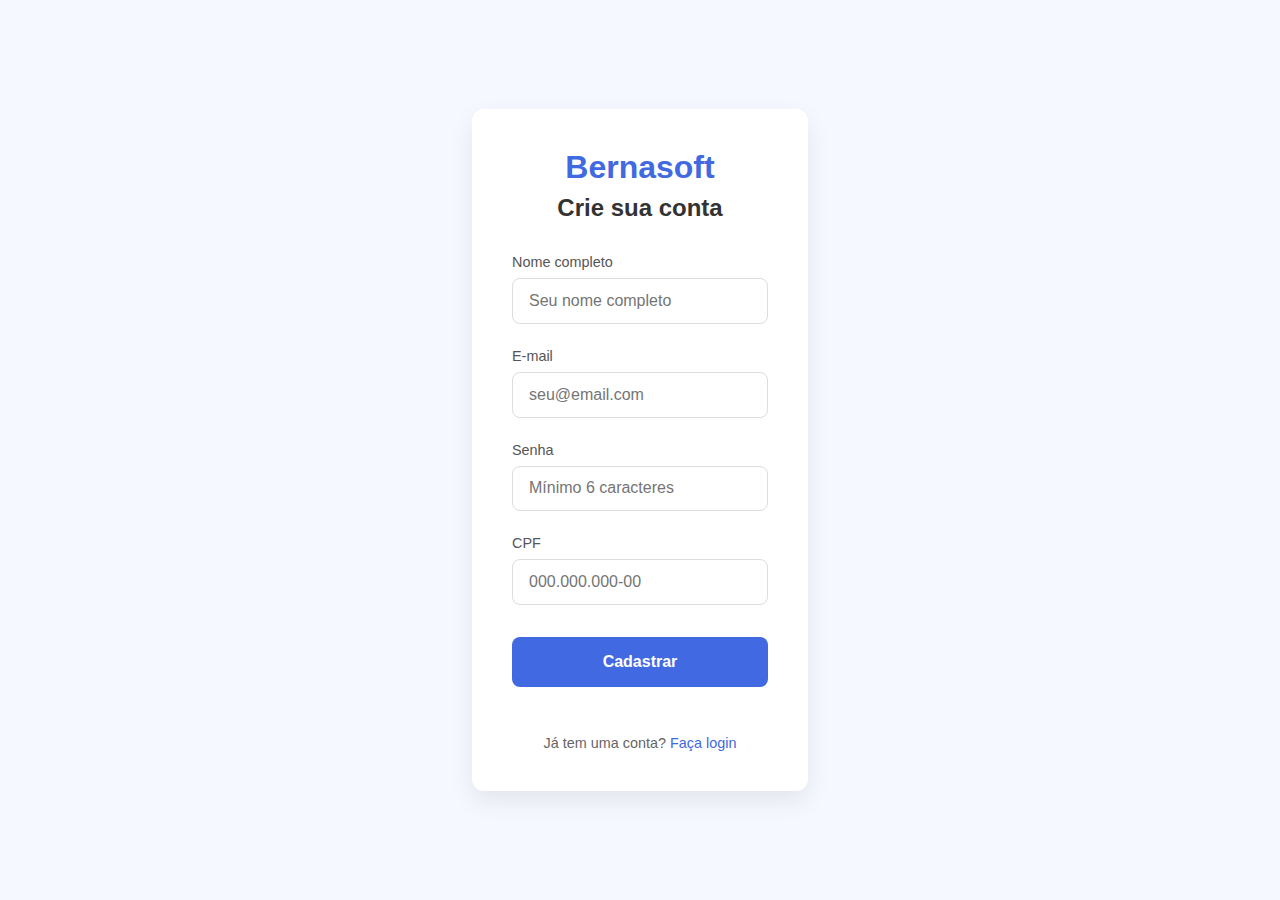
<file: cadastro.html>
<!DOCTYPE html>
<html lang="pt-BR">
<head>
    <meta charset="UTF-8">
    <meta name="viewport" content="width=device-width, initial-scale=1.0">
    <title>Cadastro - Bernasoft</title>
    <link rel="stylesheet" href="assets/estilo.css">
</head>
<body class="paginaAutenticacao">
    <div class="containerAutenticacao">
        <div class="cardAutenticacao">
            <div class="cabecalhoAutenticacao">
                <div class="logoAutenticacao">Bernasoft</div>
                <h1 class="tituloAutenticacao">Crie sua conta</h1>
            </div>
            
            <form id="formCadastro" class="formularioAutenticacao">
                <div class="grupoInput">
                    <label for="nome" class="rotuloInput">Nome completo</label>
                    <input type="text" id="nome" class="campoInput" placeholder="Seu nome completo" required>
                </div>
                
                <div class="grupoInput">
                    <label for="emailCadastro" class="rotuloInput">E-mail</label>
                    <input type="email" id="emailCadastro" class="campoInput" placeholder="seu@email.com" required>
                </div>
                
                <div class="grupoInput">
                    <label for="senhaCadastro" class="rotuloInput">Senha</label>
                    <input type="password" id="senhaCadastro" class="campoInput" placeholder="Mínimo 6 caracteres" required>
                </div>
                
                <div class="grupoInput">
                    <label for="cpf" class="rotuloInput">CPF</label>
                    <input type="text" id="cpf" class="campoInput" placeholder="000.000.000-00" required>
                </div>
                
                <button type="submit" class="botaoAutenticacao">Cadastrar</button>
                
                <div id="mensagemCadastro" class="mensagemAutenticacao"></div>
                
                <p class="opcaoAlternativa">
                    Já tem uma conta? <a href="login.html" class="linkAlternativo">Faça login</a>
                </p>
            </form>
        </div>
    </div>

    <script src="js/login.js"></script>
</body>
</html>
</file>
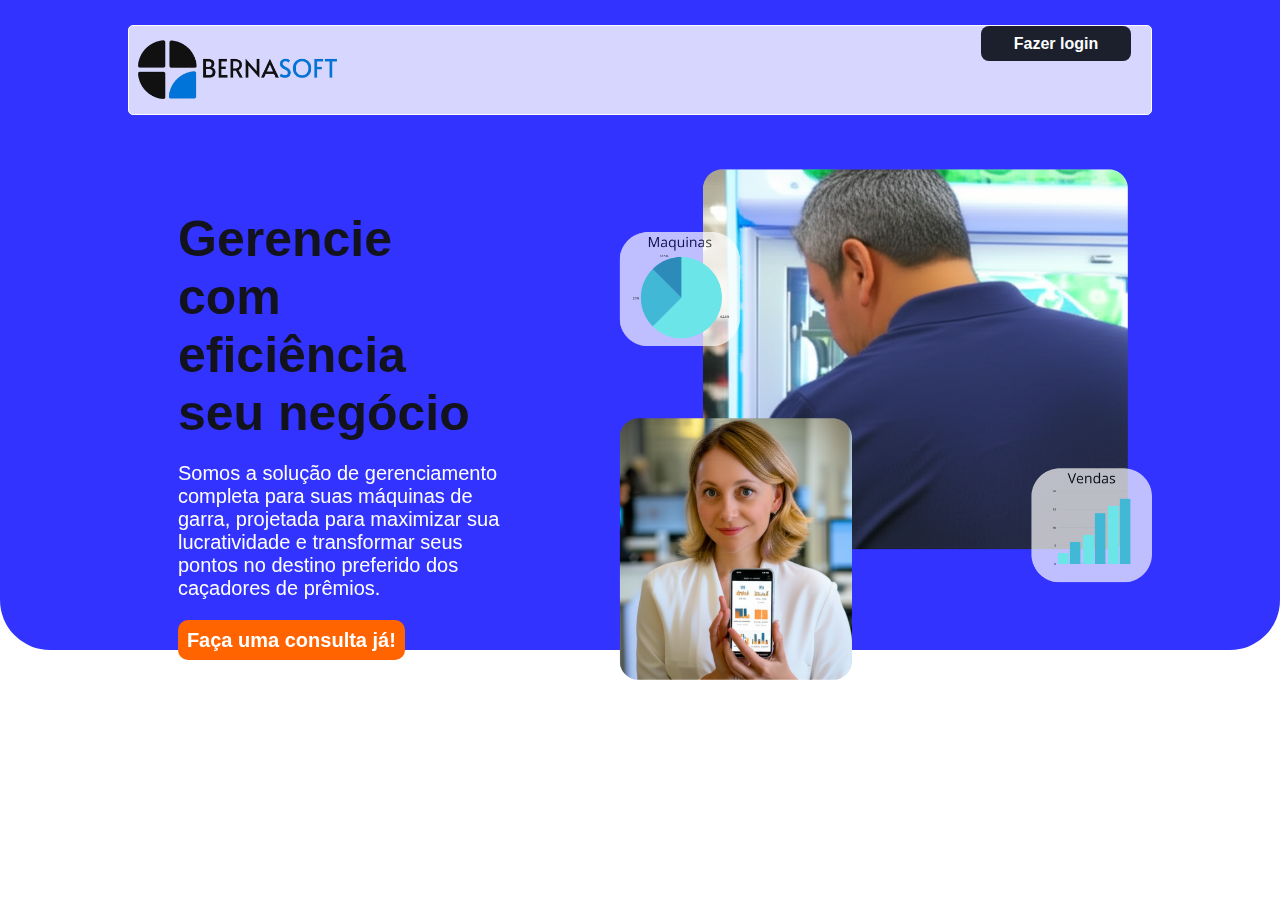
<file: conv.html>
<!DOCTYPE html>
<html lang="pt-BR">
<head>
    <meta charset="UTF-8">
    <meta name="viewport" content="width=device-width, initial-scale=1.0">
    <title>Bernasoft</title>
    <link rel="stylesheet" href="assets/estilo.css">
</head>
<body>
    <main>
        <div id="top1">
            <div id="header1">
                <div id="header2">
                    <img id="imgheader" src="assets/imagens/logosemfundo.png" alt="">
                    <a href="login.html"><button id="flogin">Fazer login</button></a>
                </div>
            </div>
            <div id="cconteudo1">
                    <div id="cconteudo2">
                        <div id="ctexto">
                            <h1>Gerencie com eficiência seu negócio</h1>
                            <p>Somos a solução de gerenciamento completa para suas máquinas de garra, projetada para maximizar sua lucratividade e transformar seus pontos no destino preferido dos caçadores de prêmios.</p>
                            <button id="consulta">Faça uma consulta já!</button>
                        </div>
                        <div id="cimg">
                            <img src="assets/imagens/REc.png" alt="">
                        </div>
                    </div>
                </div>
        </div>

    </main>
</body>
</html>
</file>
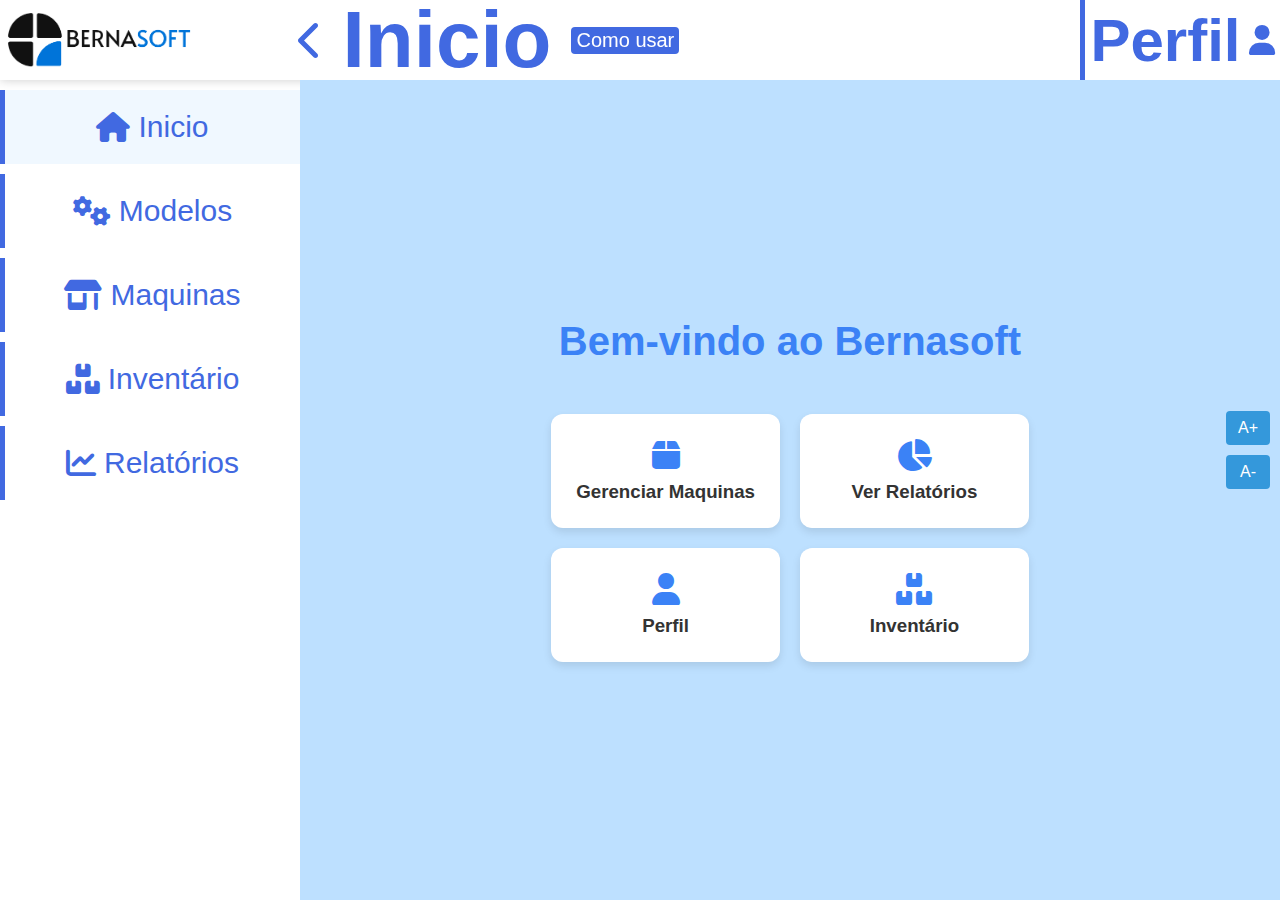
<file: inicio.html>
<!DOCTYPE html>
<html lang="pt-br">
<head>
    <meta charset="UTF-8">
    <meta name="viewport" content="width=device-width, initial-scale=1.0">
    <title>Início - Bernasoft</title>
    <link rel="stylesheet" href="assets/estilo.css">
    <link rel="stylesheet" href="https://cdnjs.cloudflare.com/ajax/libs/font-awesome/6.0.0-beta3/css/all.min.css">

</head>
<body>
    <main class="container">

        <header>
            <img src="assets/imagens/logo.png" alt="">
            <section class="cabeca">
                <i class="fa-solid fa-chevron-left"></i>
                <h1>Inicio</h1>
                <button class="info" id="infobtn1">Como usar</button>
            </section>
            <section class="aq">
                <button id="perfil" onclick="window.location.href='perfil.html'">
                    <h1>Perfil</h1>
                    <i class="fa-solid fa-user"></i>
                </button>
            </section>
        </header>

        <aside class="sidebar">
            <nav>
                <ul>
                    <li><a href="inicio.html"><button id="botaosel"><i class="fas fa-home"></i>Inicio</button></a></li>
                    <li><a href="index.html"><button><i class="fas fa-gears"></i>Modelos</button></a></li>
                    <li><a href="maquinas.html"><button><i class="fas fa-shop"></i>Maquinas</button></a></li>
                    <li><a href="inventario.html"><button><i class="fas fa-boxes-stacked"></i>Inventário</button></a></li>
                    <li><a href="charts.html"><button><i class="fas fa-chart-line"></i>Relatórios</button></a></li>
                </ul>    
            </nav>
        </aside>


        <section class="conteudo">
            <div class="telaInicial">
                <h1 class="titulo-boas-vindas">Bem-vindo ao Bernasoft</h1>
                <div class="botoes-acoes">
                    <a href="index.html" class="botao-acao">
                        <i class="fas fa-box"></i>
                        <h3>Gerenciar Maquinas</h3>
                    </a>
                    
                    <a href="charts.html" class="botao-acao">
                        <i class="fas fa-chart-pie"></i>
                        <h3>Ver Relatórios</h3>
                    </a>
                    
                    <a href="perfil.html" class="botao-acao">
                        <i class="fas fa-user"></i>
                        <h3>Perfil</h3>
                    </a>
                    
                    <a href="inventario.html" class="botao-acao">
                        <i class="fas fa-boxes-stacked"></i>
                        <h3>Inventário</h3>
                    </a>
                </div>
            </div>
        </section>
    </main>
    
    <div class="font-buttons">
        <button id="increase-font">A+</button>
        <button id="decrease-font">A-</button>
        </div>
    
        <script>
          let currentFontSize = parseFloat(getComputedStyle(document.body).fontSize) || 16;
          const minFontSize = 12;
          const maxFontSize = 30;
    
          document.getElementById('increase-font').addEventListener('click', () => {
            if (currentFontSize < maxFontSize) {
              currentFontSize += 2;
              if (currentFontSize > maxFontSize) currentFontSize = maxFontSize;
              document.body.style.fontSize = currentFontSize + 'px';
            }
          });
    
          document.getElementById('decrease-font').addEventListener('click', () => {
            if (currentFontSize > minFontSize) {
              currentFontSize -= 2;
              if (currentFontSize < minFontSize) currentFontSize = minFontSize;
              document.body.style.fontSize = currentFontSize + 'px';
            }
          });
        </script>
</body>
</html>
</file>
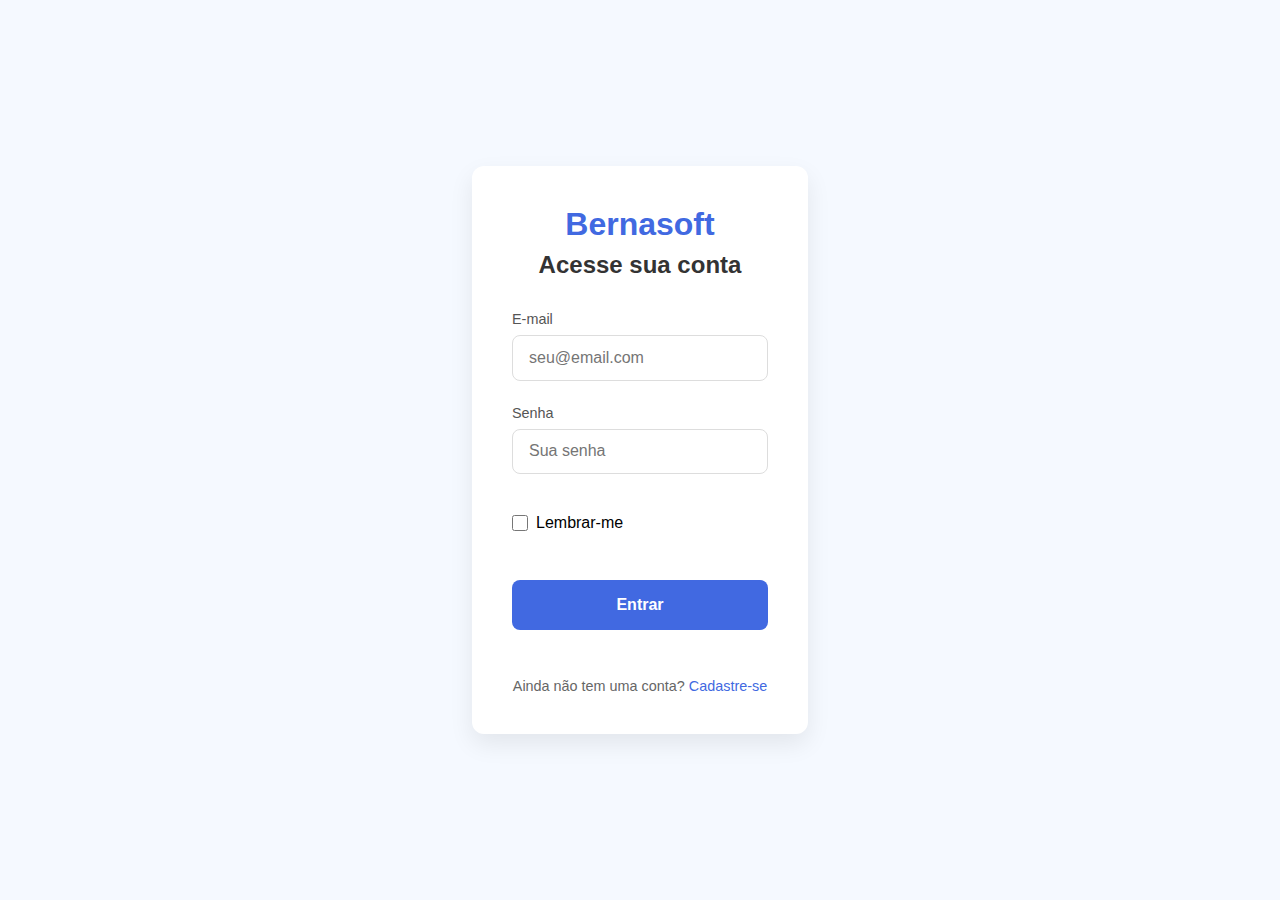
<file: login.html>
<!DOCTYPE html>
<html lang="pt-BR">
<head>
    <meta charset="UTF-8">
    <meta name="viewport" content="width=device-width, initial-scale=1.0">
    <title>Login - Bernasoft</title>
    <link rel="stylesheet" href="assets/estilo.css">
</head>

<!--Formulario de login-->
<body class="paginaAutenticacao">
    <div class="containerAutenticacao">
        <div class="cardAutenticacao">
            <div class="cabecalhoAutenticacao">
                <div class="logoAutenticacao">Bernasoft</div>
                <h1 class="tituloAutenticacao">Acesse sua conta</h1>
            </div>
            
            <form id="loginForm" class="formularioAutenticacao">
                <div class="grupoInput">
                    <label for="email" class="rotuloInput">E-mail</label>
                    <input type="email" id="email" class="campoInput" placeholder="seu@email.com" required>
                </div>
                
                <div class="grupoInput">
                    <label for="senha" class="rotuloInput">Senha</label>
                    <input type="password" id="senha" class="campoInput" placeholder="Sua senha" required>
                </div>
                
                <div class="opcaoLembrarme">
                    <input type="checkbox" id="lembrar" class="checkboxLembrarme">
                    <label for="lembrar">Lembrar-me</label>
                </div>
                
                <button type="submit" class="botaoAutenticacao">Entrar</button>
                
                <div id="mensagemLogin" class="mensagemAutenticacao"></div>
                
                <p class="opcaoAlternativa">
                    Ainda não tem uma conta? <a href="cadastro.html" class="linkAlternativo">Cadastre-se</a>
                </p>
            </form>
        </div>
    </div>

    <script src="js/login.js"></script>
</body>
</html>
</file>
<file: assets/estilo.css>
* {
    margin: 0;
    padding: 0;
    box-sizing: border-box;
    font-family: sans-serif;
}

html, body {
    height: auto;
    min-height: 100vh;
    margin: 0;
    padding: 0;
}

header {
    position: fixed;
    display: flex;
    background-color: white;
    height: 80px;
    margin: 0;
    top: 0;
    left: 0;
    width: 100%;
    box-shadow: 0px 0px 10px rgba(0,0,0,0.2);
    z-index: 1;
  }

.cabeca {
    display: flex;
    align-items: center;
    padding: 0 100px;
    font-size: 40px;
    color: royalblue;
    gap: 20px;
}

.perfil {
    display: flex;
    align-items: center;
    width: 100%;
    justify-content: end;
    font-size: 50px;
}

.aq {
    display: flex;
    align-items: center;
    width: 100%;
    justify-content: flex-end;
}

#perfil {
        display: flex;
        align-items: center;
        gap: 8px;
        padding: 20px 30px;
        background-color:white;
        border: none;
        color: royalblue;
        font-size: 30px;
        font-weight: 500;
        cursor: pointer;
        width: 200px;
        height: 100%;
        justify-content: center;
        text-decoration: none;
        border-left: 5px solid royalblue;
        transition: .5s;
}

#perfil:hover {
    background-color:aliceblue;
    border-left: 10px solid royalblue;
}

.container {
    width: 100%;
    height: 100%;
}

.sidebar {
    background-color: white;
    box-shadow: 0px 0px 10px rgba(0,0,0,0.2);
    width: 300px;
    height: 100%;
    top: 80px;
    position: fixed;
    z-index: 0;
    left: 0px;
}

nav ul{
    list-style: none;
    text-align: center;
    margin: 0;
    background-color: white;
    display: flex;
    flex-direction: column;
}

nav ul li {
    margin-top: 10px;
}

.sidebar button {
    display: flex;
    align-items: center;
    gap: 8px;
    padding: 20px 30px;
    background-color:white;
    border: none;
    color: royalblue;
    font-size: 30px;
    font-weight: 500;
    cursor: pointer;
    width: 100%;
    justify-content: center;
    text-decoration: none;
    border-left: 5px solid royalblue;
    transition: .5s;
}

#botaosel {
    display: flex;
    align-items: center;
    gap: 8px;
    padding: 20px 30px;
    background-color:aliceblue;
    border: none;
    color: royalblue;
    font-size: 30px;
    font-weight: 500;
    cursor: pointer;
    width: 100%;
    justify-content: center;
    text-decoration: none;
    border-left: 5px solid royalblue;
    transition: .5s;
}

.sidebar button:hover {
    background-color:aliceblue;
    border-left: 10px solid royalblue;
}

#botaosel:hover {
    border-left: 10px solid royalblue;
}

a {
    text-decoration: none;
}

.conteudo {
    color: black;
    background-color:#bde0ff;
    width: calc(100vw - 300px);
    height: calc(100vh - 80px);
    position: fixed;
    left: 300px;
    top: 80px;
    z-index: 1;
    max-height: 100%; 
    overflow-y:scroll;
    overflow-x: hidden;
}

#conteudo2 {
    border-radius: 20px;
    background-color: white;
    margin: 20px;
    width: calc(100vw - 340px);
    display: flex;
    flex-wrap:wrap;
    padding: 20px;
    row-gap: 10px;
}

::-webkit-scrollbar {
  width: 10px;      
  height: 10px;
}

::-webkit-scrollbar-track {
  background: #f1f1f1;
}

::-webkit-scrollbar-thumb {
  background: #888;
}

::-webkit-scrollbar-thumb:hover {
  background: #555;
}

#entidades3 {
    width: 100%;
}

.entidade {
    display: flex;
    flex-direction:column;
    align-items: center;
    justify-content: center;
    flex-wrap: wrap;
    width: 400px;
    height: 500px;
    background-color: red;
}

.entidade img {
    object-fit: cover;
    height: 300px;
}

.boxsuspensa {
    display: flex;
    opacity: 0;
    visibility: hidden;
    position: fixed;
    top: 0px;
    left: 0px;
    background-color: rgba(128, 128, 128, 0.5);
    width: 100vw;
    height: 100vh;
    z-index: 10;
    justify-content: center;
    align-items: center;
    transition: opacity 0.3s ease, visibility 0.3s ease;
}

#backgroundbox.ativo {
    opacity: 1;
    visibility: visible;
}

#categoriasbox.ativo {
    opacity: 1;
    visibility: visible;
}

#fechar {
    position: absolute;right: 30px;top: 30px;font-size: 40px; cursor: pointer;
}

#fechar2 {
    position: absolute;right: 30px;top: 30px;font-size: 40px; cursor: pointer;
}

.entupldimg {
    padding: 20px;
    display: flex;
    flex-wrap: wrap;
    align-items: center;
    justify-content: center;
    height: 500px;
    align-self: center;
    width: 500px;
}

#imglabel {
    border-radius: 50%;
    padding: 30px 30px;
    font-family: Helvetica;
    background-color: white;
    color: royalblue;
}

#preview {
    border-radius: 50%;
    margin: 0px;
    width: 100%;
    height: 100%;
    object-fit:cover;
    object-position: center;
}

#moldura {
    display: flex;
    align-items: center;
    justify-content: center;
    border-radius: 50%;
    border: 2px solid black;
    height: 350px;
    width: 350px;
}

.resto {
    width: calc(100% - 500px);
    height: 100%;
    padding: 50px;
    display:flex;
    flex-direction: column;
}

.barravertical {
    align-self: center;
    width: 1px;
    height: 80%;
    background-color: #000000;
}

#infomaq {
    height: 180px;
    width: 100%;
    display: flex;
    justify-content: space-between;

}

#info1 {
    padding: 40px 0px;
    display: flex;
    flex-direction: column;
    justify-content: space-around;
    align-items: center;
    height: 100%;
    width: 200px;
    background-color: rgb(245, 255, 255);
    border-radius: 20px;
    text-align: center;
}

#info2 {
    height: 100%;
    width: calc(100% - 250px);
    background-color: rgb(245, 255, 255);
    border-radius: 20px;
}

#areacad {
    padding: 60px 0px;
    height: 150px;
    width: 100%;
    display: flex;
}

#areacadinfo {
    height: 100%;
    width: calc(100% - 330px);
}

#areacadbtn {
    gap: 10px;
    display: flex;
    justify-content: center;
    align-items: center;
    width: 330px;
    height: 100%;
}

.divisoria {
    border:none;border-top: 1px solid #e4e4e4; margin: 0px 0; width:100%;
}

.btnnovo {
    cursor: pointer;
    font-weight: bold;
    color: white;
    padding: 5px;
    border-radius: 5px;
    height: 40px;
    background-color: #191c3c;
    border: none;
    box-shadow: 0px 2px 4px 0px rgba(0,0,0,0.3);
}

#maqscads {
    width: 100%;
}

#maqscadsinfo {
    display: flex;
    align-items: center;
    height: 60px;
    width: 100%;
}

/* Tabela de produtos */

    table {
      width: 100%;
      border-collapse: collapse;
      background: white;
      border-radius: 10px;
      overflow: hidden;
      box-shadow: 0 1px 3px rgba(0,0,0,0.1);
      
    }
    thead {
      background-color: #f1f3f9;
      color: #555;
    }
    tr{
        transition: background-color 0.25s;
    }
    th, td {
      padding: 14px 16px;
      text-align: left;
      vertical-align: middle;
    }
    th {
      font-weight: bold;
      font-size: 14px;
    }
    tbody tr:hover {
        background-color: #bdbdbd;
    }
    td img {
      width: 40px;
      height: 40px;
      border-radius: 50%;
      vertical-align: middle;
      margin-right: 10px;
    }
    tr:not(:last-child) {
      border-bottom: 1px solid #e0e6f1;
    }
    .status {
      display: flex;
      align-items: center;
      gap: 6px;
      color: black;
      font-weight: 500;
    }
    .status::before {
      content: '';
      width: 8px;
      height: 8px;
      background: #00bfa6;
      border-radius: 50%;
      display: inline-block;
    }

    .status.inativo::before{
        background: #ff2f2f;
    }

    .tresponto {
      text-align: right;
      font-weight: bold;
      cursor: pointer;
    }
    tbody tr:nth-child(even) {
  background-color: #f8f9fe;
    }
    tbody tr:nth-child(even):hover {
  background-color: #bdbdbd;
    }
    .inputdados {
        padding: 0px 10px;
        font-size: 15px;
        width: 300px;
        height: 50px;
        border: none;
        background-color: #f0f8ff;
        border-radius: 4px;
        outline: none;
        transition: all 0.3s;
    }

    .inputdados:focus {
        border-bottom: 5px solid royalblue;
    }

.novoprodbox {
    background-color: white;
    display: flex;
    z-index: 99999;
    position: fixed;
    width: calc(100vw - 300px);
    height: calc(100vh - 100px);
    border-radius: 10px;
    min-width: 800px;
}

.novoprodbox2 {
    display: flex;
    z-index: 99999;
    position: fixed;
    width: 40%;
    height: calc(100vh - 100px);
    border-radius: 10px;
    background-color: white;
    min-width: 1200px;
    justify-content: center;
    align-items: center;
}

#catbox1 {
    width: 90%;
    height: 85%;
}

#catboxtitulo {
    width: 100%;
}

#catboxnovacat {
    display: flex;
    flex-direction: column;
    height: 100%;
    width: calc(100% - 400px);
    gap: 20px;
}

#catboxtabela {
    height: 100%;
    width: 50%;
}


#catbox2 {
    width: 100%;
    height: calc(100% - 60px);
    display: flex;
    flex-direction: row;
}

#catboxtabela i {
    cursor: pointer;
    font-size: 20px;
}

.salvar {
    cursor: pointer;
    font-weight: bold;
    color: white;
    padding: 5px;
    border-radius: 5px;
    height: 40px;
    width: 180px;
    background-color: royalblue;
    border: none;
    box-shadow: 0px 2px 4px 0px rgba(0,0,0,0.3);
}

.mensagem-erro {
    color: #e74c3c;
    font-size: 16px;
    margin-top: 5px;
    display: none;
}

.mensagem-erro.visivel {
    display: block;
}

.invalido {
    border-color: #e74c3c !important;
    background-color: #fbecec;
}

.statusativo {
    cursor: pointer;
    font-weight: bold;
    color: royalblue;
    padding: 5px;
    border-radius: 5px;
    height: 40px;
    width: 100px;
    background-color: rgb(176, 189, 231);
    border: 3px solid royalblue;
    box-shadow: 0px 2px 4px 0px rgba(0,0,0,0.3);
    transition: .3s;
}

.statusinativo {
    cursor: pointer;
    font-weight: bold;
    color: white;
    padding: 5px;
    border-radius: 5px;
    height: 40px;
    width: 100px;
    background-color: rgb(176, 189, 231);
    border: none;
    box-shadow: 0px 2px 4px 0px rgba(0,0,0,0.3);
    transition: .3s;
}

#catboxbtn {
    width: 100%;
    display: flex;
    flex-direction: row;
    gap: 20px;
}

#excluir {
    cursor: pointer;
    font-weight: bold;
    color: white;
    padding: 5px;
    border-radius: 5px;
    height: 40px;
    width: 100px;
    background-color: rgb(255, 53, 53);
    border: none;
    box-shadow: 0px 2px 4px 0px rgba(0,0,0,0.3);
    display: none;
}


/*Charts e tela inicio*/

/*CHARTS*/
.dashboard-grid {
    display: grid;
    grid-template-columns: repeat(3, 1fr);
    grid-template-rows: auto auto;
    gap: 15px;
    padding: 15px;
    z-index: 2;
    position: relative;
}

.card-grafico {
    border-radius: 12px;
    overflow: hidden;
    box-shadow: 0 4px 8px rgba(0,0,0,0.1);
    display: flex;
    background-color: white;
    flex-direction: column;
    min-height: 300px;
}

.card-metrica {
    border-radius: 12px;
    overflow: hidden;
    box-shadow: 0 4px 8px rgba(0,0,0,0.1);
    background: white;
    display: flex;
    flex-direction: column;
}

.card-header {
    padding: 12px 15px;
    color: white;
}
.estilo-financeiro { background: #3b82f6; }
.estilo-vendas { background: #ef476f; }
.estilo-marketing { background: #7209b7; }
.estilo-producao { background: #2ec4b6; }
.estilo-metrica1 { background: #8e44ad; }
.estilo-metrica2 { background: #f39c12; }

.card-body, .metrica-body {
    flex: 1;
    padding: 15px;
    display: flex;
    flex-direction: column;
    justify-content: center;
    min-height: 200px;
}

.metrica-item {
    text-align: center;
    padding: 12px 0;
}
.metrica-valor {
    font-size: 1.8rem;
    font-weight: bold;
    display: block;
}
.positivo { color: #27ae60; }
.negativo { color: #e74c3c; }
.metrica-label {
    font-size: 0.9rem;
    color: #7f8c8d;
}

canvas {
    width: 100%;
    height: 100%;
    min-height: 180px;
}

@media (max-width: 1200px) {
    .dashboard-grid {
        grid-template-columns: repeat(2, 1fr);
    }
}
@media (max-width: 768px) {
    .dashboard-grid {
        grid-template-columns: 1fr;
    }
}


/*TELA INICIAL*/

.telaInicial {
    display: flex;
    flex-direction: column;
    align-items: center;
    justify-content: center;
    height: 100%;
    text-align: center;
    padding: 20px;
}


.titulo-boas-vindas {
    font-size: 2.5rem;
    color: #3b82f6;
    margin-bottom: 20px;
}


.mensagem-inicial {
    font-size: 1.2rem;
    color: #555;
    max-width: 600px;
    margin-bottom: 40px;
}


.botoes-acoes {
    display: grid;
    grid-template-columns: repeat(2, 1fr);
    gap: 20px;
    margin-top: 30px;
    width: 100%;
    max-width: 600px;
}


.botao-acao {
    background: white;
    border-radius: 12px;
    padding: 25px;
    border: none;
    cursor: pointer;
    box-shadow: 0 4px 8px rgba(0,0,0,0.1);
    transition: all 0.3s;
    display: flex;
    flex-direction: column;
    align-items: center;
    gap: 10px;
}


.botao-acao:hover {
    transform: translateY(-5px);
    box-shadow: 0 6px 12px rgba(0,0,0,0.15);
}


.botao-acao i {
    font-size: 2rem;
    color: #3b82f6;
}


.botao-acao h3 {
    margin: 0;
    color: #333;
}

#invbox1 {
    width: 100%;
    padding: 20px;
}

#invbox1 table {
    width: 100%;
    border-collapse: collapse;
    background: white;
    border-radius: 10px;
    overflow: hidden;
    box-shadow: 0 1px 3px rgba(0,0,0,0.1);
}

#invbox1 thead {
    background-color: #f1f3f9;
    color: #555;
}

#invbox1 tr {
    transition: background-color 0.25s;
}

#invbox1 th, 
#invbox1 td {
    padding: 14px 16px;
    text-align: left;
    vertical-align: middle;
}

#invbox1 th {
    font-weight: bold;
    font-size: 14px;
}

#invbox1 tbody tr:hover {
    background-color: #bdbdbd;
}

#invbox1 td img {
    width: 40px;
    height: 40px;
    border-radius: 50%;
    vertical-align: middle;
    margin-right: 10px;
}

#invbox1 tr:not(:last-child) {
    border-bottom: 1px solid #e0e6f1;
}

#invbox1 tbody tr:nth-child(even) {
    background-color: #f8f9fe;
}

#invbox1 tbody tr:nth-child(even):hover {
    background-color: #bdbdbd;
}

.info {
    border-radius: 4px;
    cursor: pointer;
    border: none;
    background-color: royalblue;
    color: white;
    width: auto;
    height: fit-content;
    font-size: 20px;
    white-space: nowrap;
    padding: 2px 5px;
}

#infobox {
    visibility: hidden;
    padding: 5px;
    color: black;
    width: 300px;
    background-color: white;
    position: fixed;
    top: 25px;
    left: 725px;
    z-index: 99999999;
    box-shadow: 2px 2px 8px 3px rgba(0, 0, 0, 0.3);
    transition: .5s;
}

#infobox::before {
  content: "";
  position: absolute;
  top: 10%;
  right: 100%;
  transform: translateY(-50%);
  border-width: 10px;
  border-style: solid;
  border-color: transparent #ffffff transparent transparent;
}

#infobox2 {
    visibility: hidden;
    padding: 5px;
    color: black;
    width: 300px;
    background-color: white;
    position: fixed;
    top: 25px;
    left: 725px;
    z-index: 99999999;
    box-shadow: 2px 2px 8px 3px rgba(0, 0, 0, 0.3);
    transition: .5s;
}

#infobox2::before {
  content: "";
  position: absolute;
  top: 10%;
  right: 100%;
  transform: translateY(-50%);
  border-width: 10px;
  border-style: solid;
  border-color: transparent #ffffff transparent transparent;
}

.font-buttons {
    position: fixed;
    top: 50%;
    right: 10px;
    transform: translateY(-50%);
    display: flex;
    flex-direction: column;
    gap: 10px;
    z-index: 9999999999999999;
  }

  .font-buttons button {
    font-size: 16px;
    padding: 8px 12px;
    cursor: pointer;
    border: none;
    background-color: #3498db;
    color: #fff;
    border-radius: 4px;
    transition: background-color 0.3s;
  }

  .font-buttons button:hover {
    background-color: #2980b9;
  }


  /* Página de cadastro e login */
.paginaAutenticacao {
    margin: 0;
    padding: 0;
    font-family: 'Segoe UI', Tahoma, Geneva, Verdana, sans-serif;
    background-color: #f5f9ff;
    height: 100vh;
    display: flex;
    justify-content: center;
    align-items: center;
}

.containerAutenticacao {
    width: 100%;
    max-width: 400px;
    padding: 2rem;
}

.cardAutenticacao {
    background-color: white;
    border-radius: 12px;
    box-shadow: 0 10px 25px rgba(0, 0, 0, 0.08);
    padding: 2.5rem;
    text-align: center;
}

.cabecalhoAutenticacao {
    margin-bottom: 2rem;
}

.logoAutenticacao {
    color: royalblue;
    font-size: 2rem;
    font-weight: 700;
    margin-bottom: 0.5rem;
}

.tituloAutenticacao {
    color: #333;
    font-size: 1.5rem;
    margin-bottom: 2rem;
}

.formularioAutenticacao {
    display: flex;
    flex-direction: column;
    gap: 1.5rem;
}

.grupoInput {
    text-align: left;
}

.rotuloInput {
    display: block;
    margin-bottom: 0.5rem;
    color: #555;
    font-weight: 500;
    font-size: 0.9rem;
}

.campoInput {
    width: 100%;
    padding: 0.8rem 1rem;
    border: 1px solid #ddd;
    border-radius: 8px;
    font-size: 1rem;
    transition: all 0.3s ease;
}

.campoInput:focus {
    border-color: royalblue;
    outline: none;
    box-shadow: 0 0 0 3px rgba(65, 105, 225, 0.2);
}

.opcaoLembrarme {
    display: flex;
    align-items: center;
    gap: 0.5rem;
    margin: 1rem 0;
}

.checkboxLembrarme {
    width: 1rem;
    height: 1rem;
    accent-color: royalblue;
}

.botaoAutenticacao {
    background-color: royalblue;
    color: white;
    border: none;
    padding: 1rem;
    border-radius: 8px;
    font-size: 1rem;
    font-weight: 600;
    cursor: pointer;
    transition: background-color 0.3s;
    margin-top: 0.5rem;
}

.botaoAutenticacao:hover {
    background-color: #4169e1;
}

.opcaoAlternativa {
    margin-top: 1.5rem;
    color: #666;
    font-size: 0.9rem;
}

.linkAlternativo {
    color: royalblue;
    text-decoration: none;
    font-weight: 500;
}

.linkAlternativo:hover {
    text-decoration: underline;
}

.mensagemAutenticacao {
    padding: 0.8rem;
    border-radius: 8px;
    margin-top: 1.5rem;
    font-size: 0.9rem;
    display: none;
}

.mensagemAutenticacao.sucesso {
    background-color: #e6f7ee;
    color: #2e7d32;
    display: block;
}

.mensagemAutenticacao.erro {
    background-color: #ffebee;
    color: #c62828;
    display: block;
}

@media (max-width: 480px) {
    .containerAutenticacao {
        padding: 1rem;
    }
    
    .cardAutenticacao {
        padding: 1.5rem;
    }
}

/*Página inicial*/
#top1 {
    padding-top: 50px;
    position: fixed;
    top: -50px;
    left: 0px;
    background-image: linear-gradient(rgba(0, 0, 255, 0.8), rgba(0, 0, 255, 0.8)), url('https://ocp.news/wp-content/uploads/2021/09/piqsels.com-id-zbotk.jpg');
    width: 100%;
    height: 700px;
    border-radius: 50px;
}

#header1 {
    display: flex;
    justify-content: center;
    align-items: center;
    width: 100%;
    height: 140px;
    position: fixed;
    top: 0px;
    left: 0px;
}

#header2 {
    justify-content: space-between;
    display: flex;
    width: 80%;
    height: 90px;
    background-color: rgba(255, 255, 255, 0.8);
    border: 1px solid white;
    border-radius: 5px;
}

#flogin {
    cursor: pointer;
    margin-right: 20px;
    align-self: center;
    font-family: Arial, Helvetica, sans-serif;
    color: white;
    font-weight: 700;
    font-size: 1em;
    background-color: #1c1f2c;
    border: none;
    height: 35px;
    width: 150px;
    border-radius: 8px;
}

#cconteudo1 {
    display: flex;
    position: fixed;
    justify-content: center;
    align-items: center;
    top: 140px;
    width: 100%;
    height: 460px;
}

#cconteudo2 {
    display: flex;
    width: 80%;
    height: 100%;
}

#ctexto {
    padding: 70px 50px;
    width: 50%;
}

#ctexto h1{
    font-size: 50px;
    color:#12131c;
}

#ctexto p {
    margin-top: 20px;
    color: white;
    font-size: 20px;
}

#consulta {
    cursor: pointer;
    margin-top:20px;
    border: none;
    color: white;
    font-size: 20px;
    font-weight: 600;
    background-color: rgb(255, 100, 0);
    width: 70%;
    border-radius: 10px;
    height: 40px;
}

#cimg img{
    width: 600px;
}

#botaonovo {
    width: 100%;
}

#inputsnovamaq {
    margin: 10px 0px;
    display: flex;
    opacity: 0;
    width: 100%;
    height: 0px;
    gap: 10px;
    flex-direction: column;
    transition: 1s;
}

.dois {
    width: 500px;
}

#entidades4 {
    gap: 10px;
    display: flex;
    flex-direction: row;
    flex-wrap: wrap;
    width: 100%;
}


.maquinabonita {
    padding: 20px;
    box-shadow: 0px 0px 10px rgba(0,0,0,0.2);
    background-color: white;
    width: 350px;
}


.maquinabonita2 {
    position: relative;
    height: 60px;
    width: 100%;
}


.maquinabonita2 img{
    border-radius: 50%;
    width: 60px;
    height: 60px;
}


.editarmaquinabtn {
    cursor: pointer;
    position: absolute;
    right: 0px;
    top: 0px;
    font-weight: 999;
    font-size: 30px;
}


.maquinabonita3 {
    width: 100%;
    display: flex;
    flex-direction: column;
    gap: 10px;
}


.maquinabonita h1{
    color: royalblue;
}



/*CSS Perfil*/

/* Estilos do Perfil - Versão Ajustada */
.perfil-container {
    display: flex;
    flex-direction: column;
    align-items: center;
    padding: 2rem;
    background-color: #fff;
    border-radius: 10px;
    box-shadow: 0 4px 6px rgba(0, 0, 0, 0.1);
    max-width: 600px;
    width: 90%; /* Adicionado para melhor responsividade */
    margin: 2rem auto; /* Ajustado para dar espaço vertical */
}

/* Adicionei esta nova regra para centralização vertical */
.conteudo {
    display: flex;
    justify-content: center;
    align-items: center;
    min-height: calc(100vh - 120px); /* Ajuste conforme altura do header */
    padding: 20px;
    box-sizing: border-box;
}

/* O resto mantém IGUAL ao seu código original */
.foto-perfil-container {
    display: flex;
    flex-direction: column;
    align-items: center;
    margin-bottom: 2rem;
}

#foto-perfil {
    width: 150px;
    height: 150px;
    border-radius: 50%;
    object-fit: cover;
    border: 4px solid #4a90e2;
    margin-bottom: 1rem;
}

.upload-foto {
    display: flex;
    flex-direction: column;
    align-items: center;
}

.form-perfil {
    width: 100%;
}

.campo-formulario {
    margin-bottom: 1.5rem;
    width: 100%;
}

.campo-formulario label {
    display: block;
    margin-bottom: 0.5rem;
    font-weight: 600;
    color: #333;
}

.campo-formulario input {
    width: 100%;
    padding: 0.75rem;
    border: 1px solid #ddd;
    border-radius: 5px;
    font-size: 1rem;
    transition: border-color 0.3s;
}

.campo-formulario input:focus {
    border-color: #4a90e2;
    outline: none;
    box-shadow: 0 0 0 2px rgba(74, 144, 226, 0.2);
}

.botoes-acao {
    display: flex;
    justify-content: space-between;
    margin-top: 2rem;
    gap: 1rem;
}

.botao-editar, .botao-salvar, .botao-sair {
    padding: 0.75rem 1.5rem;
    border: none;
    border-radius: 5px;
    font-size: 1rem;
    cursor: pointer;
    transition: all 0.3s;
    display: flex;
    align-items: center;
    gap: 0.5rem;
}

.botao-editar {
    background-color: #6c757d;
    color: white;
}

.botao-editar:hover {
    background-color: #5a6268;
}

.botao-salvar {
    background-color: #28a745;
    color: white;
}

.botao-salvar:hover {
    background-color: #218838;
}

.botao-sair {
    background-color: #dc3545;
    color: white;
}

.botao-sair:hover {
    background-color: #c82333;
}

.mensagem-perfil {
    margin-top: 1.5rem;
    padding: 1rem;
    border-radius: 5px;
    display: none;
}

.mensagem-perfil.sucesso {
    background-color: #d4edda;
    color: #155724;
    display: block;
}

.mensagem-perfil.erro {
    background-color: #f8d7da;
    color: #721c24;
    display: block;
}

/* Responsividade */
@media (max-width: 768px) {
    .perfil-container {
        padding: 1rem;
        width: 95%; /* Mais espaço nas laterais em mobile */
    }
    
    .botoes-acao {
        flex-direction: column;
    }
    
    .botao-editar, .botao-salvar, .botao-sair {
        width: 100%;
        justify-content: center;
    }
}
</file>
